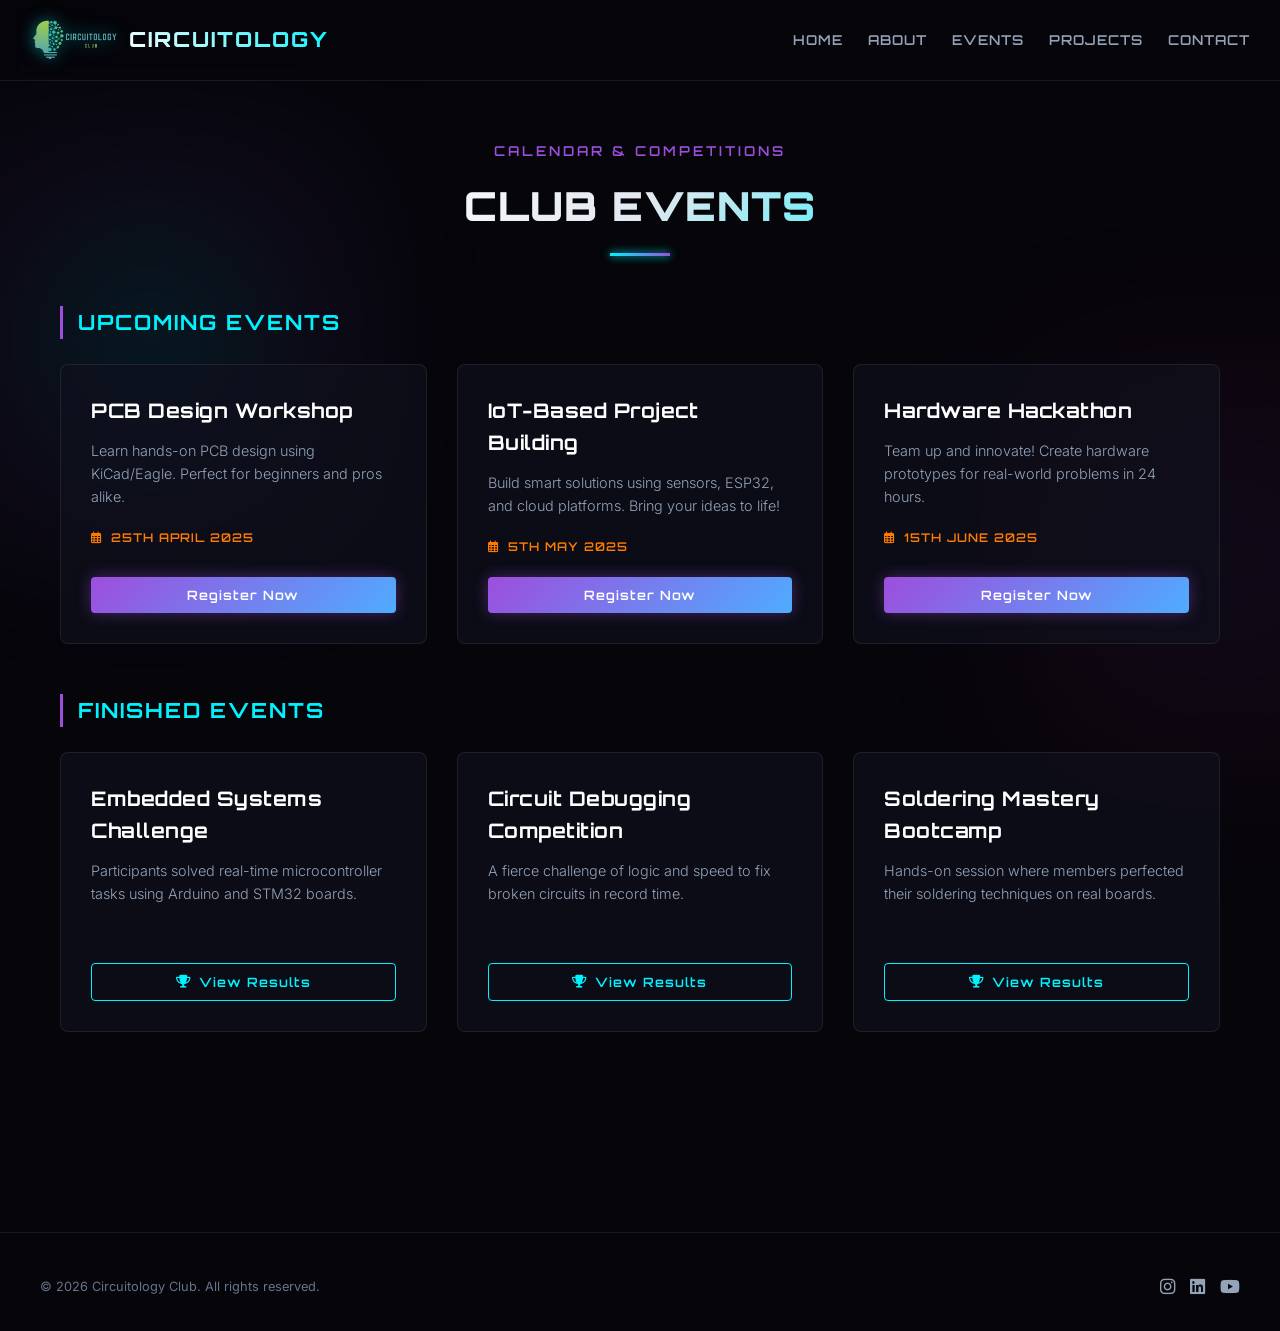
<file: event.html>
<!DOCTYPE html>
<html lang="en">
<head>
    <meta charset="UTF-8">
    <meta name="viewport" content="width=device-width, initial-scale=1.0">
    <title>Club Events | Circuitology</title>
    <!-- Favicon -->
    <link rel="icon" href="https://img.icons8.com/color/48/000000/electronics.png" type="image/png">
    
    <!-- Google Fonts -->
    <link rel="preconnect" href="https://fonts.googleapis.com">
    <link rel="preconnect" href="https://fonts.gstatic.com" crossorigin>
    <link href="https://fonts.googleapis.com/css2?family=Inter:wght@300;400;500;600;700&family=Orbitron:wght@400;600;800;900&display=swap" rel="stylesheet">
    
    <!-- Font Awesome -->
    <link rel="stylesheet" href="https://cdnjs.cloudflare.com/ajax/libs/font-awesome/6.4.0/css/all.min.css">
    
    <style>
        /* CSS Custom Properties / Design Tokens */
        :root {
            --bg-darker: #05050a;
            --bg-dark: #0a0b10;
            --bg-card: rgba(16, 18, 30, 0.65);
            --bg-card-hover: rgba(22, 25, 45, 0.85);
            --border-color: rgba(255, 255, 255, 0.08);
            --border-color-glow: rgba(0, 242, 254, 0.3);
            
            --neon-cyan: #00f2fe;
            --neon-blue: #4facfe;
            --neon-purple: #9d4edd;
            --neon-pink: #f72585;
            --neon-amber: #ff7b00;
            
            --text-main: #e2e8f0;
            --text-muted: #94a3b8;
            --text-glow: #ffffff;
            
            --font-display: 'Orbitron', sans-serif;
            --font-body: 'Inter', sans-serif;
            
            --transition-speed: 0.3s;
            --ease-custom: cubic-bezier(0.25, 0.8, 0.25, 1);
        }

        /* Reset & Base Styles */
        * {
            margin: 0;
            padding: 0;
            box-sizing: border-box;
            scroll-behavior: smooth;
        }

        body {
            background-color: var(--bg-darker);
            color: var(--text-main);
            font-family: var(--font-body);
            overflow-x: hidden;
            line-height: 1.6;
            padding-top: 100px;
        }

        /* Ambient Glow Highlights */
        .ambient-glow {
            position: absolute;
            width: 500px;
            height: 500px;
            background: radial-gradient(circle, rgba(0, 242, 254, 0.1) 0%, rgba(157, 78, 221, 0.06) 50%, transparent 100%);
            top: 10%;
            left: -100px;
            pointer-events: none;
            z-index: 0;
            filter: blur(50px);
        }

        .ambient-glow-2 {
            position: absolute;
            width: 500px;
            height: 500px;
            background: radial-gradient(circle, rgba(157, 78, 221, 0.08) 0%, rgba(247, 37, 133, 0.04) 60%, transparent 100%);
            bottom: 10%;
            right: -200px;
            pointer-events: none;
            z-index: 0;
            filter: blur(60px);
        }

        /* Navigation Header */
        header {
            position: fixed;
            top: 0;
            left: 0;
            width: 100%;
            z-index: 1000;
            background: rgba(5, 5, 10, 0.8);
            backdrop-filter: blur(16px);
            -webkit-backdrop-filter: blur(16px);
            border-bottom: 1px solid var(--border-color);
        }

        .nav-container {
            max-width: 1300px;
            margin: 0 auto;
            display: flex;
            justify-content: space-between;
            align-items: center;
            padding: 15px 30px;
        }

        .logo-area {
            display: flex;
            align-items: center;
            text-decoration: none;
            gap: 10px;
        }

        .logo-area img {
            height: 50px;
            width: auto;
            filter: drop-shadow(0 0 8px rgba(0, 242, 254, 0.5));
        }

        .logo-text {
            font-family: var(--font-display);
            font-weight: 800;
            font-size: 1.3rem;
            letter-spacing: 2px;
            background: linear-gradient(45deg, #fff, var(--neon-cyan));
            -webkit-background-clip: text;
            -webkit-text-fill-color: transparent;
            text-transform: uppercase;
        }

        .nav-menu {
            display: flex;
            align-items: center;
            list-style: none;
            gap: 25px;
        }

        .nav-item a {
            text-decoration: none;
            color: var(--text-muted);
            font-family: var(--font-display);
            font-size: 0.85rem;
            font-weight: 600;
            letter-spacing: 1px;
            transition: color var(--transition-speed) ease;
            position: relative;
            padding: 8px 0;
        }

        .nav-item a::after {
            content: '';
            position: absolute;
            bottom: 0;
            left: 0;
            width: 0;
            height: 2px;
            background: linear-gradient(90deg, var(--neon-cyan), var(--neon-purple));
            transition: width 0.3s ease;
            box-shadow: 0 0 8px var(--neon-cyan);
        }

        .nav-item a:hover {
            color: var(--neon-cyan);
        }

        .nav-item a:hover::after {
            width: 100%;
        }

        /* Buttons */
        .btn {
            display: inline-flex;
            align-items: center;
            justify-content: center;
            font-family: var(--font-display);
            font-size: 0.8rem;
            font-weight: 600;
            letter-spacing: 1px;
            text-decoration: none;
            padding: 10px 22px;
            border-radius: 4px;
            transition: all 0.3s var(--ease-custom);
            cursor: pointer;
            position: relative;
            overflow: hidden;
            border: none;
        }

        .btn-outline {
            color: var(--neon-cyan);
            border: 1px solid var(--neon-cyan);
            background: transparent;
            box-shadow: inset 0 0 0 0 rgba(0, 242, 254, 0.2);
        }

        .btn-outline:hover {
            color: #000;
            background: var(--neon-cyan);
            box-shadow: 0 0 20px var(--neon-cyan);
            font-weight: 700;
        }

        .btn-glow {
            color: #fff;
            background: linear-gradient(135deg, var(--neon-purple) 0%, var(--neon-blue) 100%);
            box-shadow: 0 0 15px rgba(157, 78, 221, 0.4);
        }

        .btn-glow:hover {
            box-shadow: 0 0 25px rgba(0, 242, 254, 0.8);
            transform: translateY(-2px);
        }

        /* Layout */
        .section-container {
            max-width: 1200px;
            margin: 0 auto;
            padding: 40px 20px 100px;
            position: relative;
            z-index: 10;
        }

        .section-header {
            max-width: 700px;
            margin: 0 auto 50px;
            text-align: center;
        }

        .section-subtitle {
            font-family: var(--font-display);
            font-size: 0.85rem;
            font-weight: 600;
            color: var(--neon-purple);
            text-transform: uppercase;
            letter-spacing: 3px;
            display: block;
            margin-bottom: 12px;
        }

        .section-title {
            font-family: var(--font-display);
            font-size: 2.5rem;
            font-weight: 900;
            text-transform: uppercase;
            color: var(--text-glow);
            letter-spacing: 1px;
            margin-bottom: 15px;
            background: linear-gradient(135deg, #ffffff 10%, #e2e8f0 50%, var(--neon-cyan) 100%);
            -webkit-background-clip: text;
            -webkit-text-fill-color: transparent;
        }

        .section-title::after {
            content: '';
            display: block;
            width: 60px;
            height: 3px;
            background: linear-gradient(90deg, var(--neon-cyan), var(--neon-purple));
            margin: 15px auto 0;
            box-shadow: 0 0 8px var(--neon-cyan);
        }

        .divider-title {
            font-family: var(--font-display);
            font-size: 1.3rem;
            font-weight: 700;
            color: var(--neon-cyan);
            text-transform: uppercase;
            letter-spacing: 2px;
            margin: 50px 0 25px;
            border-left: 3px solid var(--neon-purple);
            padding-left: 15px;
        }

        .grid-3 {
            display: grid;
            grid-template-columns: repeat(3, 1fr);
            gap: 30px;
        }

        /* Glassmorphic Cyber Cards */
        .cyber-card {
            background: var(--bg-card);
            border: 1px solid var(--border-color);
            border-radius: 8px;
            padding: 30px;
            display: flex;
            flex-direction: column;
            justify-content: space-between;
            position: relative;
            overflow: hidden;
            transition: all 0.4s var(--ease-custom);
            min-height: 280px;
        }

        .cyber-card::before {
            content: '';
            position: absolute;
            top: 0;
            left: 0;
            width: 100%;
            height: 100%;
            background: linear-gradient(135deg, rgba(0, 242, 254, 0.04), transparent 50%);
            opacity: 0;
            transition: opacity 0.4s ease;
            pointer-events: none;
        }

        .cyber-card:hover {
            transform: translateY(-8px);
            background: var(--bg-card-hover);
            border-color: var(--border-color-glow);
            box-shadow: 0 12px 35px rgba(0, 0, 0, 0.6), 0 0 20px rgba(0, 242, 254, 0.15);
        }

        .cyber-card:hover::before {
            opacity: 1;
        }

        .card-details h3 {
            font-family: var(--font-display);
            font-size: 1.25rem;
            font-weight: 700;
            color: var(--text-glow);
            margin-bottom: 12px;
            letter-spacing: 0.5px;
        }

        .card-details p {
            color: var(--text-muted);
            font-size: 0.9rem;
            font-weight: 300;
            line-height: 1.6;
            margin-bottom: 20px;
        }

        .event-date {
            font-family: var(--font-display);
            font-size: 0.75rem;
            font-weight: 600;
            color: var(--neon-amber);
            text-transform: uppercase;
            letter-spacing: 1px;
            margin-bottom: 20px;
            display: flex;
            align-items: center;
            gap: 8px;
        }

        /* Modals Cyber Design */
        .modal {
            display: none;
            position: fixed;
            z-index: 10000;
            top: 0;
            left: 0;
            width: 100%;
            height: 100%;
            background: rgba(5, 5, 10, 0.8);
            backdrop-filter: blur(8px);
            align-items: center;
            justify-content: center;
            padding: 20px;
        }

        .modal-wrapper {
            background: #0b0c16;
            border: 1px solid rgba(0, 242, 254, 0.3);
            box-shadow: 0 15px 45px rgba(0,0,0,0.8), 0 0 30px rgba(0, 242, 254, 0.15);
            width: 100%;
            max-width: 480px;
            border-radius: 8px;
            padding: 40px 30px;
            position: relative;
            transform: scale(0.95);
            opacity: 0;
            transition: all 0.3s var(--ease-custom);
        }

        .modal.active {
            display: flex;
        }

        .modal.active .modal-wrapper {
            transform: scale(1);
            opacity: 1;
        }

        .modal-close {
            position: absolute;
            top: 20px;
            right: 20px;
            color: var(--text-muted);
            font-size: 1.3rem;
            cursor: pointer;
            transition: color 0.3s ease;
        }

        .modal-close:hover {
            color: var(--neon-pink);
        }

        .modal-title {
            font-family: var(--font-display);
            font-size: 1.3rem;
            font-weight: 700;
            color: #fff;
            margin-bottom: 25px;
            text-transform: uppercase;
            border-left: 3px solid var(--neon-cyan);
            padding-left: 12px;
        }

        .form-group {
            margin-bottom: 18px;
        }

        .form-label {
            display: block;
            font-family: var(--font-display);
            font-size: 0.75rem;
            font-weight: 600;
            color: var(--neon-cyan);
            text-transform: uppercase;
            letter-spacing: 1px;
            margin-bottom: 8px;
        }

        .form-input {
            width: 100%;
            background: rgba(255, 255, 255, 0.03);
            border: 1px solid rgba(255, 255, 255, 0.08);
            border-radius: 4px;
            padding: 10px 14px;
            color: #fff;
            font-family: var(--font-body);
            font-size: 0.9rem;
            transition: all 0.3s ease;
        }

        .form-input:focus {
            outline: none;
            border-color: var(--neon-cyan);
            background: rgba(0, 242, 254, 0.02);
            box-shadow: 0 0 12px rgba(0, 242, 254, 0.15);
        }

        select.form-input option {
            background-color: #0b0c16;
            color: #fff;
        }

        .ranking-box {
            background: rgba(255,255,255,0.02);
            border: 1px solid var(--border-color);
            border-radius: 6px;
            padding: 20px;
            margin-top: 15px;
        }

        .rank-item {
            display: flex;
            justify-content: space-between;
            align-items: center;
            padding: 8px 0;
            border-bottom: 1px solid rgba(255,255,255,0.05);
        }

        .rank-item:last-child {
            border-bottom: none;
        }

        .rank-item strong {
            font-family: var(--font-display);
            font-size: 0.85rem;
            color: var(--neon-cyan);
        }

        .rank-item span {
            color: #fff;
            font-weight: 500;
        }

        /* Footer */
        footer {
            background: var(--bg-darker);
            border-top: 1px solid var(--border-color);
            padding: 40px 20px 30px;
            margin-top: 100px;
        }

        .footer-bottom {
            max-width: 1200px;
            margin: 0 auto;
            display: flex;
            justify-content: space-between;
            align-items: center;
            color: #64748b;
            font-size: 0.8rem;
            flex-wrap: wrap;
            gap: 15px;
        }

        .footer-socials {
            display: flex;
            gap: 15px;
        }

        .social-link {
            color: var(--text-muted);
            font-size: 1.1rem;
            text-decoration: none;
            transition: color 0.3s ease;
        }

        .social-link:hover {
            color: var(--neon-cyan);
        }

        /* Hamburger Menu Trigger */
        .menu-toggle {
            display: none;
            background: transparent;
            border: none;
            color: #fff;
            font-size: 1.5rem;
            cursor: pointer;
        }

        /* Responsive Design Rules */
        @media (max-width: 991px) {
            .grid-3 {
                grid-template-columns: repeat(2, 1fr);
            }
        }

        @media (max-width: 768px) {
            .menu-toggle {
                display: block;
            }

            .nav-menu {
                position: fixed;
                top: 80px;
                right: -100%;
                width: 260px;
                height: calc(100vh - 80px);
                background: #07080d;
                border-left: 1px solid var(--border-color);
                flex-direction: column;
                padding: 40px 30px;
                align-items: flex-start;
                transition: right 0.4s var(--ease-custom);
                z-index: 999;
                gap: 25px;
            }

            .nav-menu.active {
                right: 0;
            }

            .grid-3 {
                grid-template-columns: 1fr;
            }
        }
    </style>
</head>
<body>
    <div class="ambient-glow"></div>
    <div class="ambient-glow-2"></div>

    <!-- Navigation Header -->
    <header id="mainHeader">
        <div class="nav-container">
            <a href="index.html#home" class="logo-area">
                <img src="logo.png" alt="Circuitology Club Logo">
                <span class="logo-text">Circuitology</span>
            </a>
            
            <button class="menu-toggle" id="menuToggle">
                <i class="fas fa-bars"></i>
            </button>

            <ul class="nav-menu" id="navMenu">
                <li class="nav-item"><a href="index.html#home">HOME</a></li>
                <li class="nav-item"><a href="index.html#about">ABOUT</a></li>
                <li class="nav-item"><a href="event.html">EVENTS</a></li>
                <li class="nav-item"><a href="project8.html">PROJECTS</a></li>
                <li class="nav-item"><a href="index.html#contact">CONTACT</a></li>
            </ul>
        </div>
    </header>

    <!-- Showcase Container -->
    <main class="section-container">
        <div class="section-header">
            <span class="section-subtitle">Calendar & Competitions</span>
            <h1 class="section-title">Club Events</h1>
        </div>

        <div class="divider-title">Upcoming Events</div>
        <div class="grid-3">
            <div class="cyber-card">
                <div class="card-details">
                    <h3>PCB Design Workshop</h3>
                    <p>Learn hands-on PCB design using KiCad/Eagle. Perfect for beginners and pros alike.</p>
                    <div class="event-date"><i class="far fa-calendar-alt"></i> 25th April 2025</div>
                </div>
                <button class="btn btn-glow" style="width: 100%;" onclick="checkLoginAndRegister('registerModal1')">Register Now</button>
            </div>

            <div class="cyber-card">
                <div class="card-details">
                    <h3>IoT-Based Project Building</h3>
                    <p>Build smart solutions using sensors, ESP32, and cloud platforms. Bring your ideas to life!</p>
                    <div class="event-date"><i class="far fa-calendar-alt"></i> 5th May 2025</div>
                </div>
                <button class="btn btn-glow" style="width: 100%;" onclick="checkLoginAndRegister('registerModal2')">Register Now</button>
            </div>

            <div class="cyber-card">
                <div class="card-details">
                    <h3>Hardware Hackathon</h3>
                    <p>Team up and innovate! Create hardware prototypes for real-world problems in 24 hours.</p>
                    <div class="event-date"><i class="far fa-calendar-alt"></i> 15th June 2025</div>
                </div>
                <button class="btn btn-glow" style="width: 100%;" onclick="checkLoginAndRegister('registerModal3')">Register Now</button>
            </div>
        </div>

        <div class="divider-title">Finished Events</div>
        <div class="grid-3">
            <div class="cyber-card">
                <div class="card-details">
                    <h3>Embedded Systems Challenge</h3>
                    <p>Participants solved real-time microcontroller tasks using Arduino and STM32 boards.</p>
                </div>
                <button class="btn btn-outline" style="width: 100%;" onclick="showSummary('Embedded Systems Challenge', ['Alice Sharma', 'Raj Patel', 'Megha Rao'])"><i class="fas fa-trophy" style="margin-right: 8px;"></i>View Results</button>
            </div>

            <div class="cyber-card">
                <div class="card-details">
                    <h3>Circuit Debugging Competition</h3>
                    <p>A fierce challenge of logic and speed to fix broken circuits in record time.</p>
                </div>
                <button class="btn btn-outline" style="width: 100%;" onclick="showSummary('Circuit Debugging Competition', ['Neha Jain', 'Aman Verma', 'Riya Shah'])"><i class="fas fa-trophy" style="margin-right: 8px;"></i>View Results</button>
            </div>

            <div class="cyber-card">
                <div class="card-details">
                    <h3>Soldering Mastery Bootcamp</h3>
                    <p>Hands-on session where members perfected their soldering techniques on real boards.</p>
                </div>
                <button class="btn btn-outline" style="width: 100%;" onclick="showSummary('Soldering Mastery Bootcamp', ['Kunal Das', 'Simran Kaur', 'Dev Mehta'])"><i class="fas fa-trophy" style="margin-right: 8px;"></i>View Results</button>
            </div>
        </div>
    </main>

    <!-- Modals for registration -->
    <div id="registerModal1" class="modal">
        <div class="modal-wrapper">
            <span class="modal-close" onclick="closeModal('registerModal1')"><i class="fas fa-times"></i></span>
            <h3 class="modal-title">Register: PCB Design Workshop</h3>
            <form>
                <div class="form-group">
                    <label class="form-label">Full Name</label>
                    <input type="text" class="form-input" placeholder="Your Name" required />
                </div>
                <div class="form-group">
                    <label class="form-label">Enrollment Number</label>
                    <input type="text" class="form-input" placeholder="Enrollment No." required />
                </div>
                <div class="form-group">
                    <label class="form-label">Email Address</label>
                    <input type="email" class="form-input" placeholder="name@domain.com" required />
                </div>
                <div class="form-group">
                    <label class="form-label">Phone Number</label>
                    <input type="tel" class="form-input" placeholder="Phone No." required />
                </div>
                <div class="form-group">
                    <label class="form-label">GR Number</label>
                    <input type="text" class="form-input" placeholder="GR No." required />
                </div>
                <div class="form-group">
                    <label class="form-label">Semester</label>
                    <input type="text" class="form-input" placeholder="Semester" required />
                </div>
                <div class="form-group">
                    <label class="form-label">Department</label>
                    <select class="form-input" required>
                        <option value="IC">Information & Communication Engineering</option>
                        <option value="CSE">Computer Science Engineering</option>
                        <option value="ECE">Electronics and Communication Engineering</option>
                        <option value="ME">Mechanical Engineering</option>
                        <option value="CE">Civil Engineering</option>
                    </select>
                </div>
                <button type="submit" class="btn btn-glow" style="width: 100%; padding: 12px;">Submit Application</button>
            </form>
        </div>
    </div>

    <div id="registerModal2" class="modal">
        <div class="modal-wrapper">
            <span class="modal-close" onclick="closeModal('registerModal2')"><i class="fas fa-times"></i></span>
            <h3 class="modal-title">Register: IoT Project Building</h3>
            <form>
                <div class="form-group">
                    <label class="form-label">Full Name</label>
                    <input type="text" class="form-input" placeholder="Your Name" required />
                </div>
                <div class="form-group">
                    <label class="form-label">Enrollment Number</label>
                    <input type="text" class="form-input" placeholder="Enrollment No." required />
                </div>
                <div class="form-group">
                    <label class="form-label">Email Address</label>
                    <input type="email" class="form-input" placeholder="name@domain.com" required />
                </div>
                <div class="form-group">
                    <label class="form-label">Phone Number</label>
                    <input type="tel" class="form-input" placeholder="Phone No." required />
                </div>
                <div class="form-group">
                    <label class="form-label">GR Number</label>
                    <input type="text" class="form-input" placeholder="GR No." required />
                </div>
                <div class="form-group">
                    <label class="form-label">Semester</label>
                    <input type="text" class="form-input" placeholder="Semester" required />
                </div>
                <div class="form-group">
                    <label class="form-label">Department</label>
                    <select class="form-input" required>
                        <option value="IC">Information & Communication Engineering</option>
                        <option value="CSE">Computer Science Engineering</option>
                        <option value="ECE">Electronics and Communication Engineering</option>
                        <option value="ME">Mechanical Engineering</option>
                        <option value="CE">Civil Engineering</option>
                    </select>
                </div>
                <button type="submit" class="btn btn-glow" style="width: 100%; padding: 12px;">Submit Application</button>
            </form>
        </div>
    </div>

    <div id="registerModal3" class="modal">
        <div class="modal-wrapper">
            <span class="modal-close" onclick="closeModal('registerModal3')"><i class="fas fa-times"></i></span>
            <h3 class="modal-title">Register: Hardware Hackathon</h3>
            <form>
                <div class="form-group">
                    <label class="form-label">Full Name</label>
                    <input type="text" class="form-input" placeholder="Your Name" required />
                </div>
                <div class="form-group">
                    <label class="form-label">Enrollment Number</label>
                    <input type="text" class="form-input" placeholder="Enrollment No." required />
                </div>
                <div class="form-group">
                    <label class="form-label">Email Address</label>
                    <input type="email" class="form-input" placeholder="name@domain.com" required />
                </div>
                <div class="form-group">
                    <label class="form-label">Phone Number</label>
                    <input type="tel" class="form-input" placeholder="Phone No." required />
                </div>
                <div class="form-group">
                    <label class="form-label">GR Number</label>
                    <input type="text" class="form-input" placeholder="GR No." required />
                </div>
                <div class="form-group">
                    <label class="form-label">Semester</label>
                    <input type="text" class="form-input" placeholder="Semester" required />
                </div>
                <div class="form-group">
                    <label class="form-label">Department</label>
                    <select class="form-input" required>
                        <option value="IC">Information & Communication Engineering</option>
                        <option value="CSE">Computer Science Engineering</option>
                        <option value="ECE">Electronics and Communication Engineering</option>
                        <option value="ME">Mechanical Engineering</option>
                        <option value="CE">Civil Engineering</option>
                    </select>
                </div>
                <button type="submit" class="btn btn-glow" style="width: 100%; padding: 12px;">Submit Application</button>
            </form>
        </div>
    </div>

    <!-- Summary Modal -->
    <div id="summaryModal" class="modal">
        <div class="modal-wrapper">
            <span class="modal-close" onclick="closeModal('summaryModal')"><i class="fas fa-times"></i></span>
            <h3 class="modal-title" id="summaryTitle">Event Results</h3>
            
            <div class="ranking-box">
                <div class="rank-item">
                    <strong><i class="fas fa-medal" style="color: gold; margin-right: 6px;"></i> 1st Place</strong>
                    <span id="rank1"></span>
                </div>
                <div class="rank-item">
                    <strong><i class="fas fa-medal" style="color: silver; margin-right: 6px;"></i> 2nd Place</strong>
                    <span id="rank2"></span>
                </div>
                <div class="rank-item">
                    <strong><i class="fas fa-medal" style="color: #cd7f32; margin-right: 6px;"></i> 3rd Place</strong>
                    <span id="rank3"></span>
                </div>
            </div>
        </div>
    </div>

    <!-- Footer -->
    <footer>
        <div class="footer-bottom">
            <p>&copy; 2026 Circuitology Club. All rights reserved.</p>
            <div class="footer-socials">
                <a href="https://www.instagram.com/circuitology_club?igsh=Mmt6YTA2d3BsOG9r" class="social-link" target="_blank"><i class="fab fa-instagram"></i></a>
                <a href="https://www.linkedin.com/company/circuitology-club/" class="social-link" target="_blank"><i class="fab fa-linkedin"></i></a>
                <a href="https://www.youtube.com/@ICTMarwadiUniversity" class="social-link" target="_blank"><i class="fab fa-youtube"></i></a>
            </div>
        </div>
    </footer>

    <!-- Interactive Scripts -->
    <script>
        // Hamburger Menu Toggle
        const menuToggle = document.getElementById('menuToggle');
        const navMenu = document.getElementById('navMenu');

        menuToggle.addEventListener('click', () => {
            navMenu.classList.toggle('active');
            const icon = menuToggle.querySelector('i');
            if (navMenu.classList.contains('active')) {
                icon.classList.remove('fa-bars');
                icon.classList.add('fa-times');
            } else {
                icon.classList.remove('fa-times');
                icon.classList.add('fa-bars');
            }
        });

        // Modal Utility
        function openModal(modalId) {
            document.getElementById(modalId).classList.add('active');
        }

        function closeModal(modalId) {
            document.getElementById(modalId).classList.remove('active');
        }

        // Close on backdrop click
        window.onclick = function (e) {
            if (e.target.classList.contains('modal')) {
                e.target.classList.remove('active');
            }
        };

        // Custom Event Handlers
        function showSummary(eventName, winners) {
            document.getElementById("summaryTitle").innerText = eventName + " Winners";
            document.getElementById("rank1").innerText = winners[0];
            document.getElementById("rank2").innerText = winners[1];
            document.getElementById("rank3").innerText = winners[2];
            openModal("summaryModal");
        }
      
        function checkLoginAndRegister(modalId) {
            const isLoggedIn = localStorage.getItem("loggedIn") === "true";
            if (!isLoggedIn) {
                alert("You need to be logged in to register for an event.");
                window.location.href = "form.php";
            } else {
                openModal(modalId);
            }
        }
    </script>
</body>
</html>
</file>
